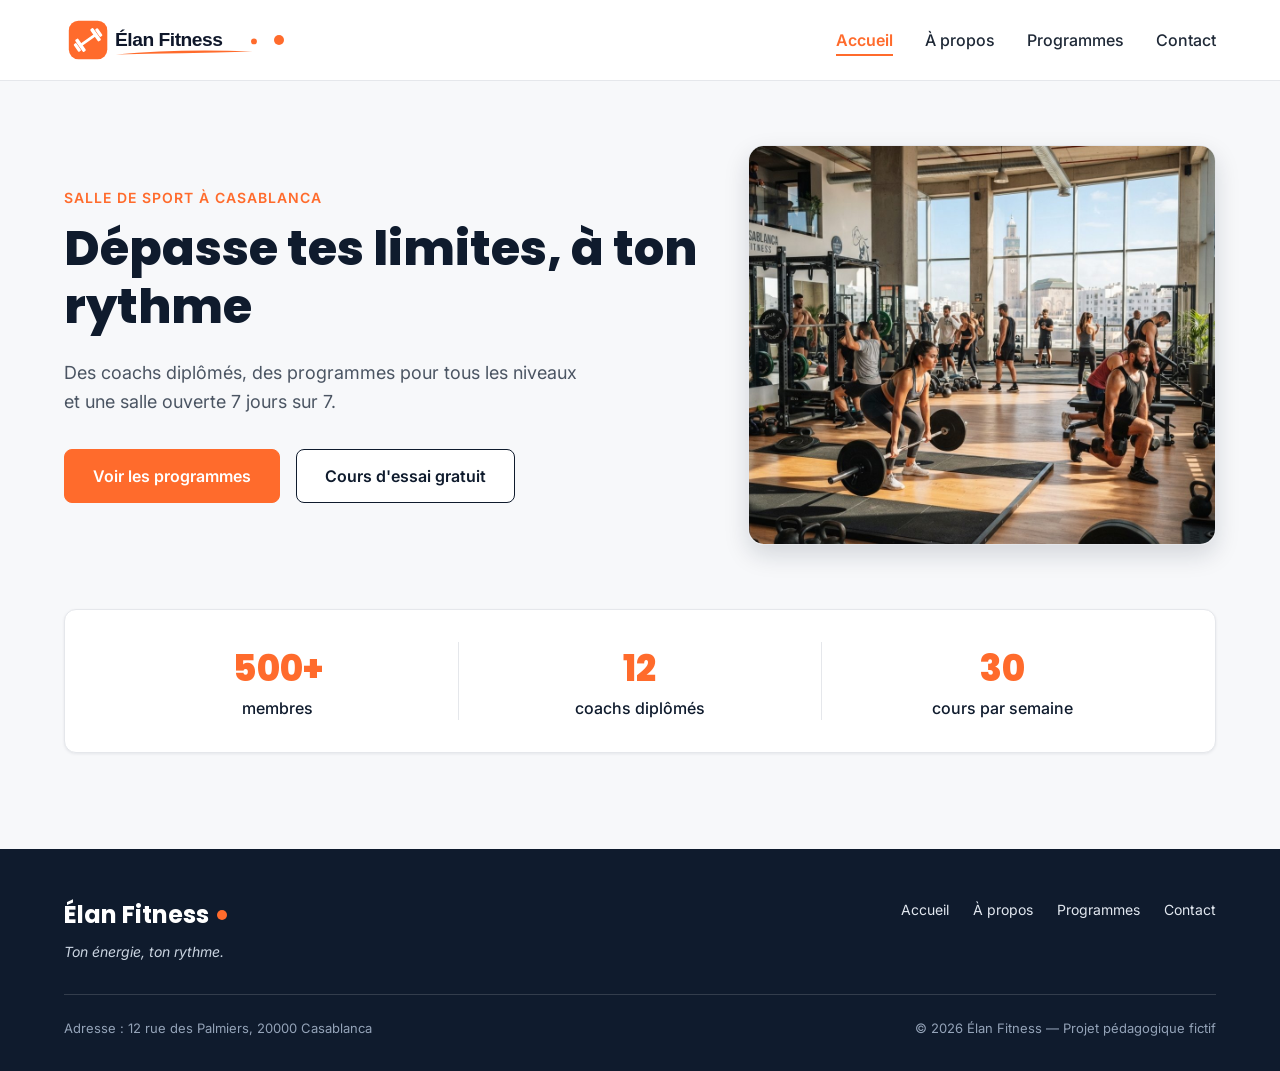
<file: index.html>
<!DOCTYPE html>
<html lang="fr">
<head>
  <meta charset="UTF-8">
  <meta name="viewport" content="width=device-width, initial-scale=1">
  <meta name="description" content="Élan Fitness, salle de sport à Casablanca : musculation, yoga, cardio et boxe fitness avec des coachs diplômés. Réservez votre cours d'essai gratuit.">
  <title>Élan Fitness | Salle de sport à Casablanca</title>

  <link rel="preconnect" href="https://fonts.googleapis.com">
  <link rel="preconnect" href="https://fonts.gstatic.com" crossorigin>
  <link href="https://fonts.googleapis.com/css2?family=Inter:wght@400;500;600&family=Poppins:wght@600;700;800&display=swap" rel="stylesheet">

  <link rel="stylesheet" href="style.css">
 <link rel="icon" type="image/png" href="img/favicon.png">

</head>

<body>

  <header class="en-tete">
    <div class="conteneur en-tete-contenu">
       <a href="#accueil" class="logo">
  <img src="img/elan-fitness-logo-v2.svg" alt="Élan Fitness">
</a>

      <nav aria-label="Navigation principale">
        <ul class="menu">
          <li><a href="/index.html" class="lien-actif">Accueil</a></li>
          <li><a href="/a-propos.html">À propos</a></li>
          <li><a href="/programmes.html">Programmes</a></li>
              <li><a href="/contact.html">Contact</a></li>
        </ul>
      </nav>
    </div>
  </header>

  <main>

    <section id="accueil" class="hero">
      <div class="conteneur">

        <div class="hero-contenu">
          <div class="hero-texte">
            <p class="sur-titre">Salle de sport à Casablanca</p>
            <h1>Dépasse tes limites, à ton rythme</h1>
            <p class="hero-description">
              Des coachs diplômés, des programmes pour tous les niveaux et une salle ouverte 7 jours sur 7.
            </p>
            <div class="boutons">
              <a href="#programmes" class="bouton bouton-principal">Voir les programmes</a>
              <a href="#contact" class="bouton bouton-secondaire">Cours d'essai gratuit</a>
            </div>
          </div>

          <img class="hero-image" src="img/hero.jpg" alt="Des personnes s'entraînent dans une salle de sport lumineuse à Casablanca">
        </div>

        <div class="chiffres">
          <div class="chiffre">
            <p class="chiffre-nombre">500+</p>
            <p>membres</p>
          </div>
          <div class="chiffre">
            <p class="chiffre-nombre">12</p>
            <p>coachs diplômés</p>
          </div>
          <div class="chiffre">
            <p class="chiffre-nombre">30</p>
            <p>cours par semaine</p>
          </div>
        </div>

      </div>
    </section>
        </div>
    </main>
     

  <footer class="pied-de-page">
    <div class="conteneur">

      <div class="pied-haut">
        <div>
          <p class="logo logo-clair">Élan Fitness</p>
          <p class="slogan">Ton énergie, ton rythme.</p>
        </div>

        <nav aria-label="Navigation du pied de page">
          <ul class="menu menu-pied">
            <li><a href="/index.html">Accueil</a></li>
            <li><a href="/a-propos.html">À propos</a></li>
            <li><a href="/programmes.html">Programmes</a></li>
            <li><a href="/contact.html">Contact</a></li>
          </ul>
        </nav>
      </div>

      <div class="pied-bas">
        <p>Adresse : 12 rue des Palmiers, 20000 Casablanca</p>
        <p>&copy; 2026 Élan Fitness — Projet pédagogique fictif</p>
      </div>

    </div>
  </footer>

</body>
</html>
</file>
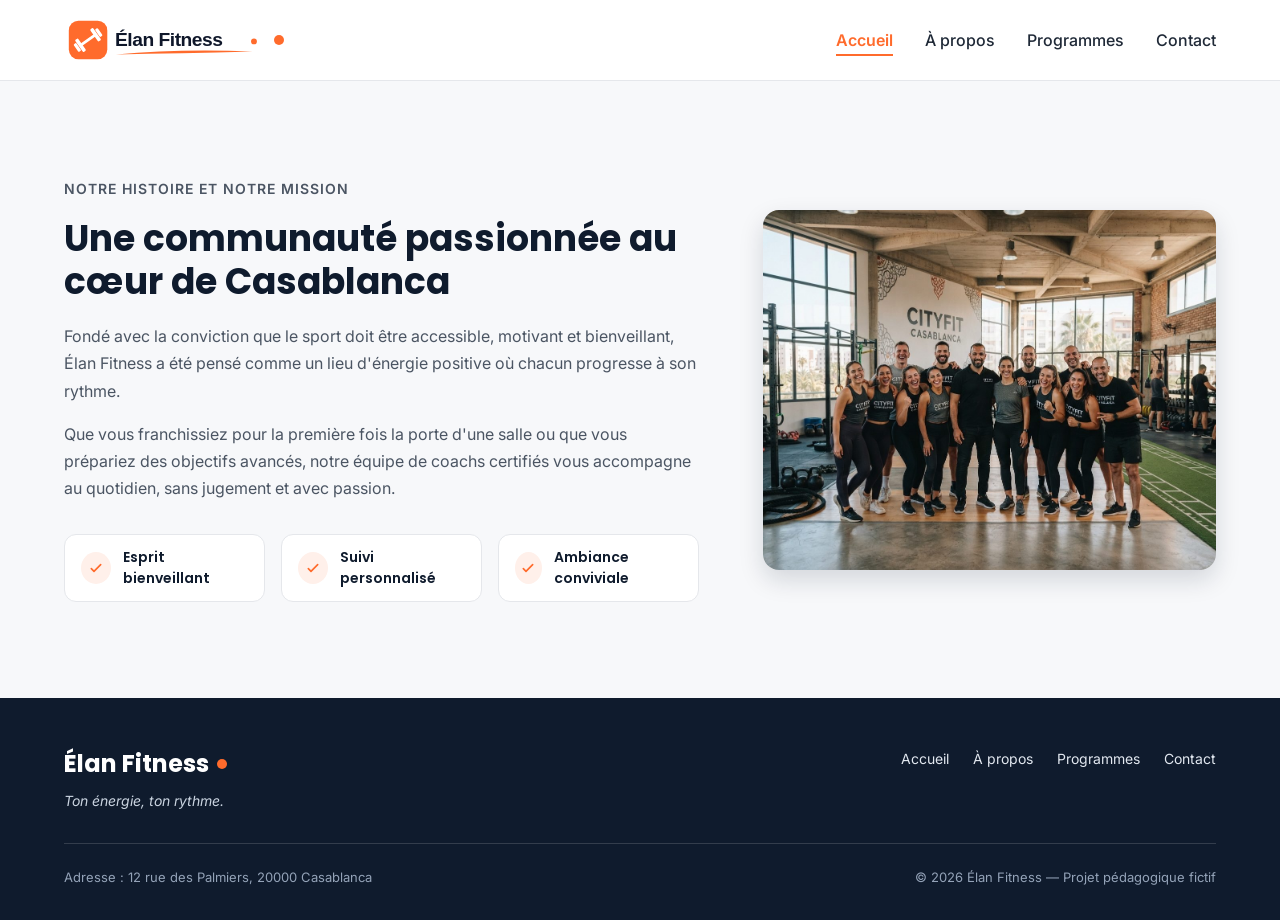
<file: a- propos.html>
<!DOCTYPE html>
<html lang="en">
<head>
  <meta charset="UTF-8">
  <meta name="viewport" content="width=device-width, initial-scale=1">
  <meta name="description" content="Élan Fitness, salle de sport à Casablanca : musculation, yoga, cardio et boxe fitness avec des coachs diplômés. Réservez votre cours d'essai gratuit.">
  <title>Élan Fitness | Salle de sport à Casablanca</title>

  <link rel="preconnect" href="https://fonts.googleapis.com">
  <link rel="preconnect" href="https://fonts.gstatic.com" crossorigin>
  <link href="https://fonts.googleapis.com/css2?family=Inter:wght@400;500;600&family=Poppins:wght@600;700;800&display=swap" rel="stylesheet">

  <link rel="stylesheet" href="style.css">
 <link rel="icon" type="image/png" href="img/favicon.png">
</head>
<body>
    <header class="en-tete">
    <div class="conteneur en-tete-contenu">
       <a href="#accueil" class="logo">
  <img src="img/elan-fitness-logo-v2.svg" alt="Élan Fitness">
</a>

      <nav aria-label="Navigation principale">
        <ul class="menu">
          <li><a href="/index.html" class="lien-actif">Accueil</a></li>
          <li><a href="/a- propos.html">À propos</a></li>
          <li><a href="/programmes.html">Programmes</a></li>
              <li><a href="/contact.html">Contact</a></li>
        </ul>
      </nav>
    </div>
  </header>
  <main>
     <section id="a-propos" class="section">
      <div class="conteneur apropos-contenu">

        <div class="apropos-texte">
          <p class="sur-titre">Notre histoire et notre mission</p>
          <h2>Une communauté passionnée au cœur de Casablanca</h2>
          <p>
            Fondé avec la conviction que le sport doit être accessible, motivant et bienveillant,
            Élan Fitness a été pensé comme un lieu d'énergie positive où chacun progresse à son rythme.
          </p>
          <p>
            Que vous franchissiez pour la première fois la porte d'une salle ou que vous prépariez des
            objectifs avancés, notre équipe de coachs certifiés vous accompagne au quotidien, sans
            jugement et avec passion.
          </p>

          <ul class="valeurs">
            <li class="valeur">
              <div class="icone icone-petite"><img src="img/icone-check.svg" alt=""></div>
              <span>Esprit bienveillant</span>
            </li>
            <li class="valeur">
              <div class="icone icone-petite"><img src="img/icone-check.svg" alt=""></div>
              <span>Suivi personnalisé</span>
            </li>
            <li class="valeur">
              <div class="icone icone-petite"><img src="img/icone-check.svg" alt=""></div>
              <span>Ambiance conviviale</span>
            </li>
          </ul>
        </div>

        <img class="apropos-image" src="img/equipe.jpg" alt="L'équipe de coachs d'Élan Fitness réunie dans la salle">

      </div>
    </section>

  </main>
   <footer class="pied-de-page">
    <div class="conteneur">

      <div class="pied-haut">
        <div>
          <p class="logo logo-clair">Élan Fitness</p>
          <p class="slogan">Ton énergie, ton rythme.</p>
        </div>

        <nav aria-label="Navigation du pied de page">
          <ul class="menu menu-pied">
            <li><a href="/index.html">Accueil</a></li>
            <li><a href="/a- propos.html">À propos</a></li>
            <li><a href="/programmes.html">Programmes</a></li>
                <li><a href="/contact.html">Contact</a></li>
          </ul>
        </nav>
      </div>

      <div class="pied-bas">
        
        <p>Adresse : 12 rue des Palmiers, 20000 Casablanca</p>
        <p>&copy; 2026 Élan Fitness — Projet pédagogique fictif</p>
      </div>

    </div>
  </footer>
</body>
</html>
</file>
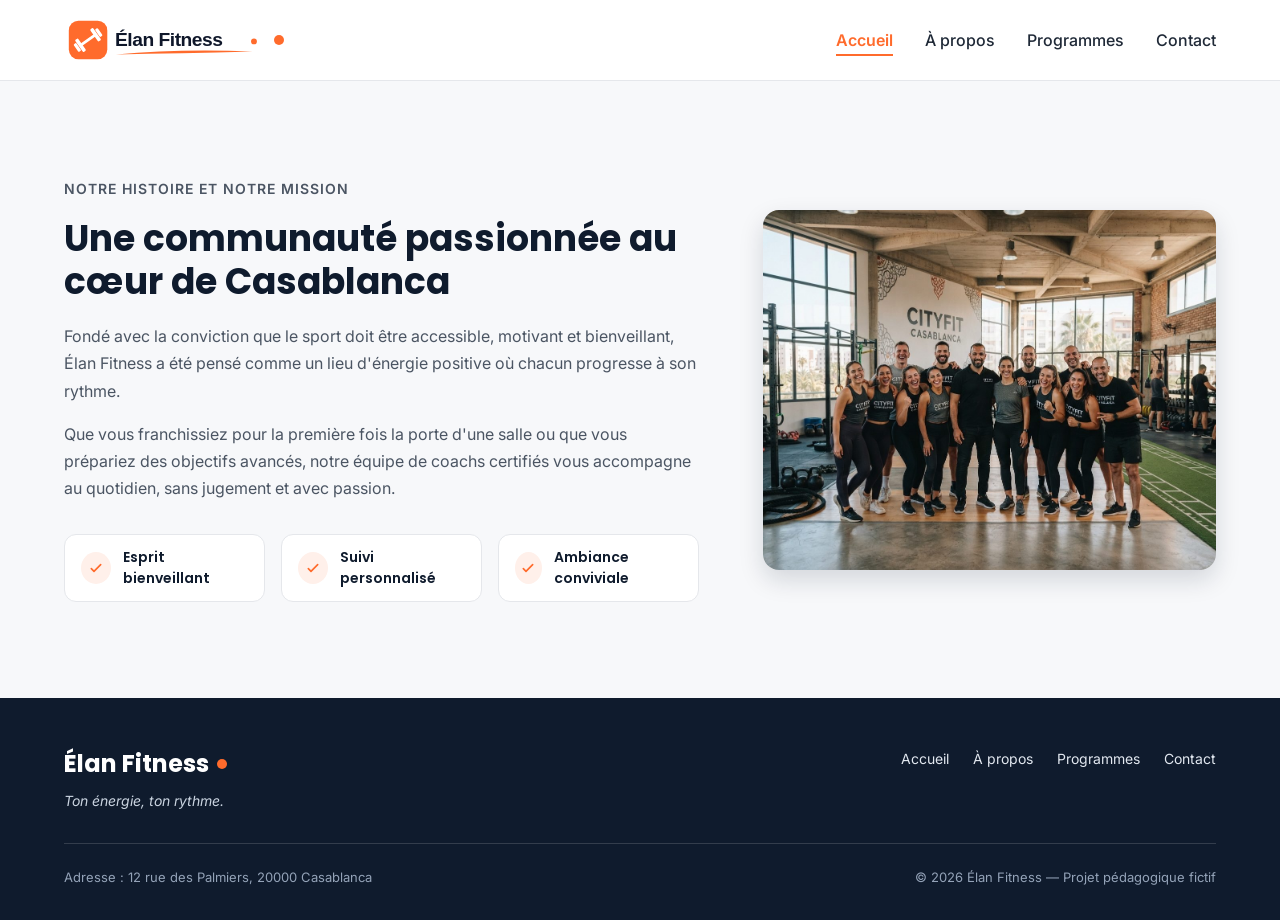
<file: a-propos.html>
<!DOCTYPE html>
<html lang="en">
<head>
  <meta charset="UTF-8">
  <meta name="viewport" content="width=device-width, initial-scale=1">
  <meta name="description" content="Élan Fitness, salle de sport à Casablanca : musculation, yoga, cardio et boxe fitness avec des coachs diplômés. Réservez votre cours d'essai gratuit.">
  <title>Élan Fitness | Salle de sport à Casablanca</title>

  <link rel="preconnect" href="https://fonts.googleapis.com">
  <link rel="preconnect" href="https://fonts.gstatic.com" crossorigin>
  <link href="https://fonts.googleapis.com/css2?family=Inter:wght@400;500;600&family=Poppins:wght@600;700;800&display=swap" rel="stylesheet">

  <link rel="stylesheet" href="style.css">
 <link rel="icon" type="image/png" href="img/favicon.png">
</head>
<body>
    <header class="en-tete">
    <div class="conteneur en-tete-contenu">
       <a href="#accueil" class="logo">
  <img src="img/elan-fitness-logo-v2.svg" alt="Élan Fitness">
</a>

      <nav aria-label="Navigation principale">
        <ul class="menu">
          <li><a href="/index.html" class="lien-actif">Accueil</a></li>
          <li><a href="/a-propos.html">À propos</a></li>
          <li><a href="/programmes.html">Programmes</a></li>
              <li><a href="/contact.html">Contact</a></li>
        </ul>
      </nav>
    </div>
  </header>
  <main>
     <section id="a-propos" class="section">
      <div class="conteneur apropos-contenu">

        <div class="apropos-texte">
          <p class="sur-titre">Notre histoire et notre mission</p>
          <h2>Une communauté passionnée au cœur de Casablanca</h2>
          <p>
            Fondé avec la conviction que le sport doit être accessible, motivant et bienveillant,
            Élan Fitness a été pensé comme un lieu d'énergie positive où chacun progresse à son rythme.
          </p>
          <p>
            Que vous franchissiez pour la première fois la porte d'une salle ou que vous prépariez des
            objectifs avancés, notre équipe de coachs certifiés vous accompagne au quotidien, sans
            jugement et avec passion.
          </p>

          <ul class="valeurs">
            <li class="valeur">
              <div class="icone icone-petite"><img src="img/icone-check.svg" alt=""></div>
              <span>Esprit bienveillant</span>
            </li>
            <li class="valeur">
              <div class="icone icone-petite"><img src="img/icone-check.svg" alt=""></div>
              <span>Suivi personnalisé</span>
            </li>
            <li class="valeur">
              <div class="icone icone-petite"><img src="img/icone-check.svg" alt=""></div>
              <span>Ambiance conviviale</span>
            </li>
          </ul>
        </div>

        <img class="apropos-image" src="img/equipe.jpg" alt="L'équipe de coachs d'Élan Fitness réunie dans la salle">

      </div>
    </section>

  </main>
   <footer class="pied-de-page">
    <div class="conteneur">

      <div class="pied-haut">
        <div>
          <p class="logo logo-clair">Élan Fitness</p>
          <p class="slogan">Ton énergie, ton rythme.</p>
        </div>

        <nav aria-label="Navigation du pied de page">
          <ul class="menu menu-pied">
            <li><a href="/index.html">Accueil</a></li>
            <li><a href="/a-propos.html">À propos</a></li>
            <li><a href="/programmes.html">Programmes</a></li>
                <li><a href="/contact.html">Contact</a></li>
          </ul>
        </nav>
      </div>

      <div class="pied-bas">
        
        <p>Adresse : 12 rue des Palmiers, 20000 Casablanca</p>
        <p>&copy; 2026 Élan Fitness — Projet pédagogique fictif</p>
      </div>

    </div>
  </footer>
</body>
</html>
</file>
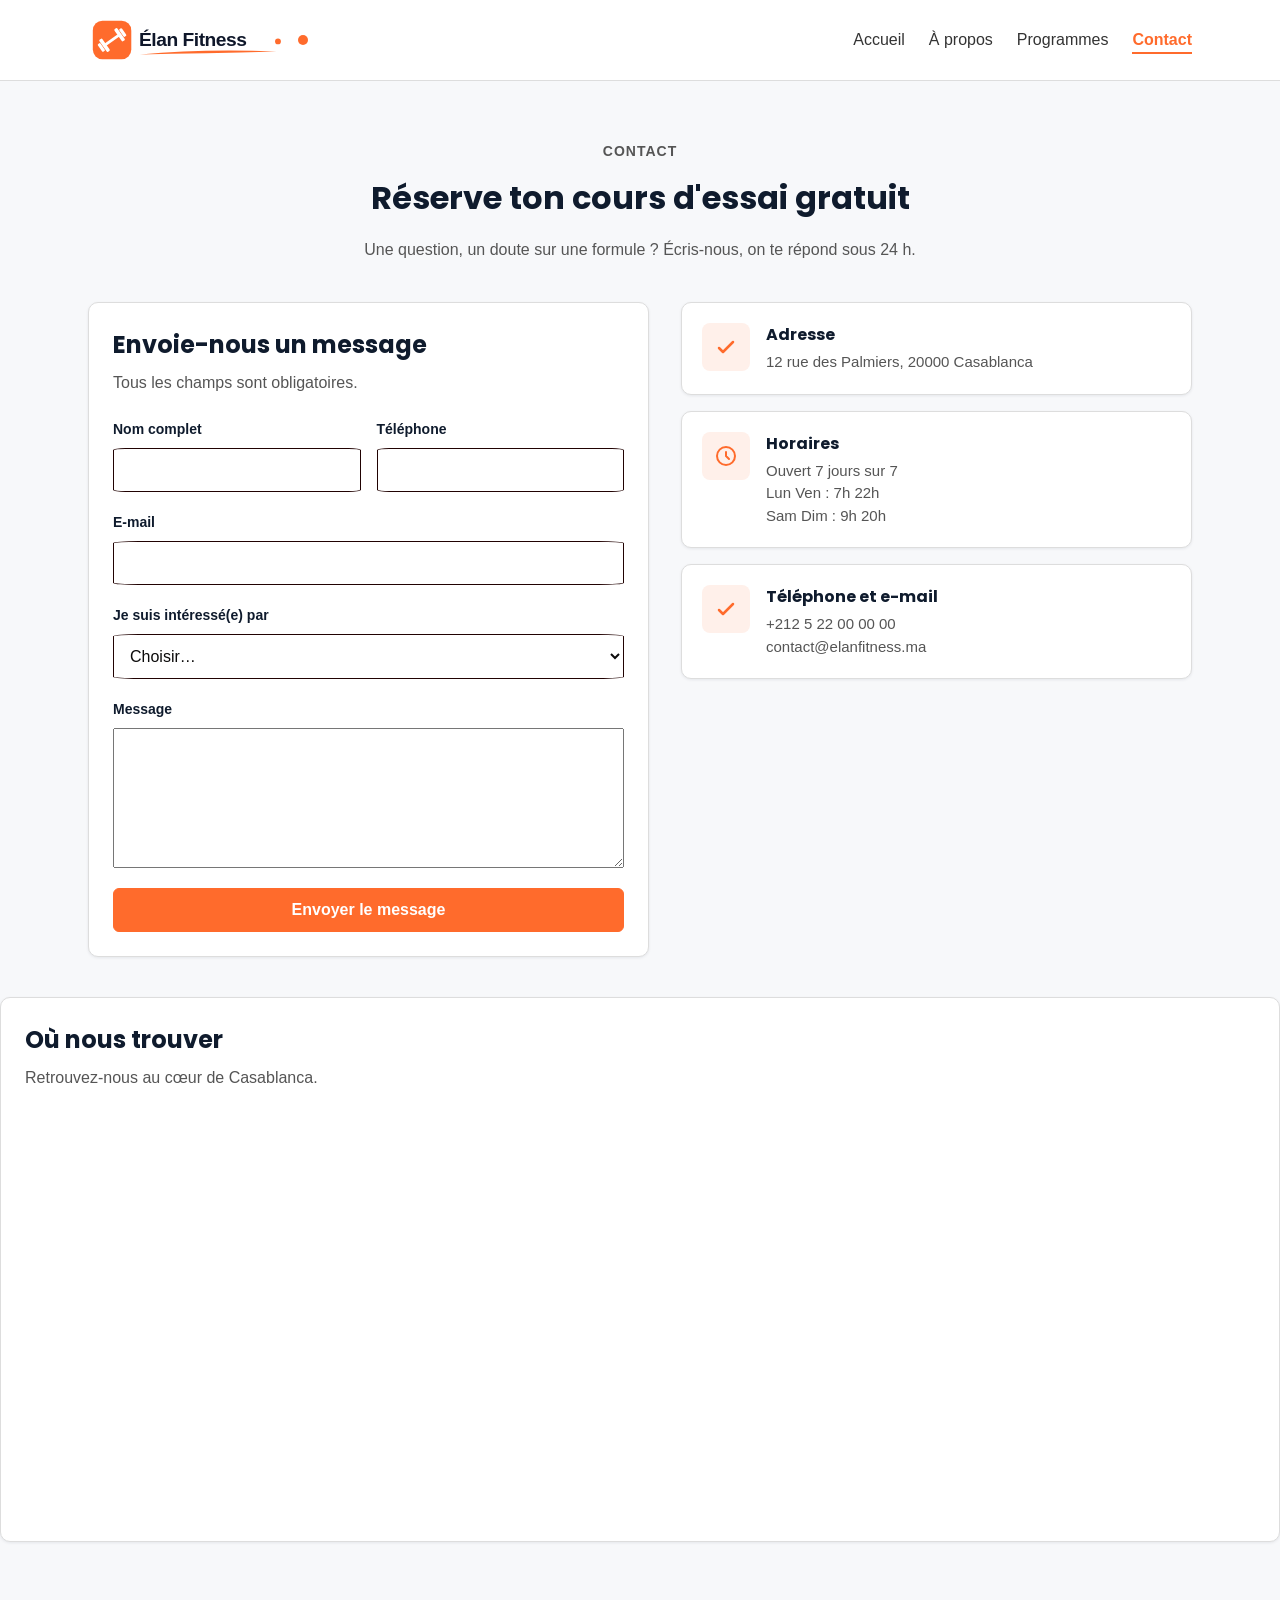
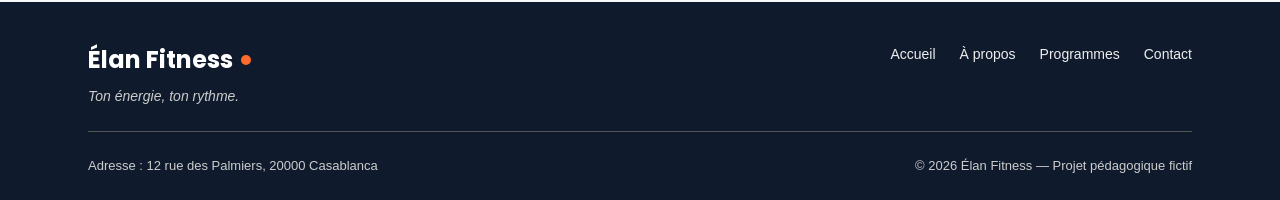
<file: contact.html>
<!DOCTYPE html>
<html lang="fr">
<head>
  <meta charset="UTF-8">
  <meta name="viewport" content="width=device-width, initial-scale=1">
  <meta name="description" content="Contactez Élan Fitness à Casablanca : réservez votre cours d'essai gratuit ou posez-nous vos questions sur les programmes et les formules.">
  <title>Contact | Élan Fitness</title>

  <link rel="preconnect" href="https://fonts.googleapis.com">
  <link rel="preconnect" href="https://fonts.gstatic.com" crossorigin>
  <link href="https://fonts.googleapis.com/css2?family=Inter:wght@400;500;600&family=Poppins:wght@600;700;800&display=swap" rel="stylesheet">

  <link rel="stylesheet" href="style.css">
  
  <link rel="stylesheet" href="cnstyle.css">
 <link rel="icon" type="image/png" href="img/favicon.png">
</head>
<body>

  <header class="en-tete">
    <div class="conteneur en-tete-contenu">
       <a href="#accueil" class="logo">
  <img src="img/elan-fitness-logo-v2.svg" alt="Élan Fitness">
</a>

      <nav >
        <ul class="menu">
          <li><a href="index.html">Accueil</a></li>
          <li><a href="/a-propos.html">À propos</a></li>
          <li><a href="programmes.html">Programmes</a></li>
          <li><a href="contact.html" class="lien-actif">Contact</a></li>

        </ul>
      </nav>
    </div>
  </header>

  <main>
    <section id="contact" class="section">
      <div class="conteneur">

        <div class="section-titre">
          <p class="sur-titre">Contact</p>
          <h2>Réserve ton cours d'essai gratuit</h2>
          <p>Une question, un doute sur une formule ? Écris-nous, on te répond sous 24 h.</p>
        </div>

      


        <div class="contact-contenu">

          <form class="carte contact-formulaire" action="contact.html" >
            <h2>Envoie-nous un message</h2>
            <p>Tous les champs sont obligatoires.</p>

            <div class="champs-ligne">
              <div class="champ">
                <label for="nom">Nom complet</label>
                <input type="text" id="nom" name="nom" autocomplete="name" required>
              </div>
              <div class="champ">
                <label for="telephone">Téléphone</label>
                <input type="tel" id="telephone" name="telephone" autocomplete="tel" required>

                
              </div>
            </div>

            <div class="champ">
              <label for="email">E-mail</label>
              <input type="email" id="email" name="email" autocomplete="email" required>
            </div>

            <div class="champ">
              <label for="sujet">Je suis intéressé(e) par</label>
              <select id="sujet" name="sujet" required>
                <option value="">Choisir…</option>
                <option>Cours d'essai gratuit</option>
                <option>Musculation</option>
                <option>Yoga</option>
                <option>Cardio training</option>
                <option>Boxe fitness</option>
                <option>Formule Essentiel / Premium / Duo</option>
              </select>
            </div>

            <div class="champ">
              <label for="message">Message</label>
              <textarea id="message" name="message" required></textarea>
            </div>

            <button type="submit" class="bouton bouton-principal">Envoyer le message</button>
          </form>

          <aside class="contact-infos" aria-label="Informations pratiques">
            <div class="carte info-carte">
              <div class="icone"><img src="img/icone-check.svg" alt=""></div>
              <div>
                <h3>Adresse</h3>
                <p>12 rue des Palmiers, 20000 Casablanca</p>
              </div>
            </div>
            <div class="carte info-carte">
              <div class="icone"><img src="img/icone-duree.svg" alt=""></div>
              <div>
                <h3>Horaires</h3>
                <p>Ouvert 7 jours sur 7</p>
                <p>Lun  Ven : 7h  22h</p>
                <p>Sam  Dim : 9h  20h</p>
              </div>
            </div>
            <div class="carte info-carte">
              <div class="icone"><img src="img/icone-check.svg" alt=""></div>
              <div>
                <h3>Téléphone et e-mail</h3>
                <p>+212 5 22 00 00 00</p>
                <p>contact@elanfitness.ma</p>
              </div>
            </div>
          </aside>

        </div>
      </div>

        <div class="carte carte-localisation">
  <h2>Où nous trouver</h2>
  <p>Retrouvez-nous au cœur de Casablanca.</p>
  <iframe
    src="https://www.google.com/maps/embed?pb=!1m18!1m12!1m3!1d3323.879424032462!2d-7.621965624493421!3d33.58247977333749!2m3!1f0!2f0!3f0!3m2!1i1024!2i768!4f13.1!3m3!1m2!1s0xda7d30045a38daf%3A0x4d2a56eed2b6b75b!2sSalle%20de%20sport%20Casablanca%20-%20ON%20AIR%20ZERKTOUNI!5e0!3m2!1sfr!2sma!4v1791390994429!5m2!1sfr!2sma"
    title="Carte de localisation de la salle à Casablanca"
    width="100%"
    height="400"
    style="border:0;"
    allowfullscreen=""
    loading="lazy"
    referrerpolicy="strict-origin-when-cross-origin">
  </iframe>
</div>
    </section>
  </main>

  <footer class="pied-de-page">
    <div class="conteneur">

      <div class="pied-haut">
        <div>
          <p class="logo logo-clair">Élan Fitness</p>
          <p class="slogan">Ton énergie, ton rythme.</p>
        </div>

        <nav aria-label="Navigation du pied de page">
          <ul class="menu menu-pied">
            <li><a href="index.html">Accueil</a></li>
            <li><a href="/a-propos.html">À propos</a></li>
            <li><a href="programmes.html">Programmes</a></li>
            <li><a href="contact.html">Contact</a></li>
          </ul>
        </nav>
      </div>

      <div class="pied-bas">
        <p>Adresse : 12 rue des Palmiers, 20000 Casablanca</p>
        <p>&copy; 2026 Élan Fitness — Projet pédagogique fictif</p>
      </div>

    </div>
  </footer>
</body>
</html>
</file>
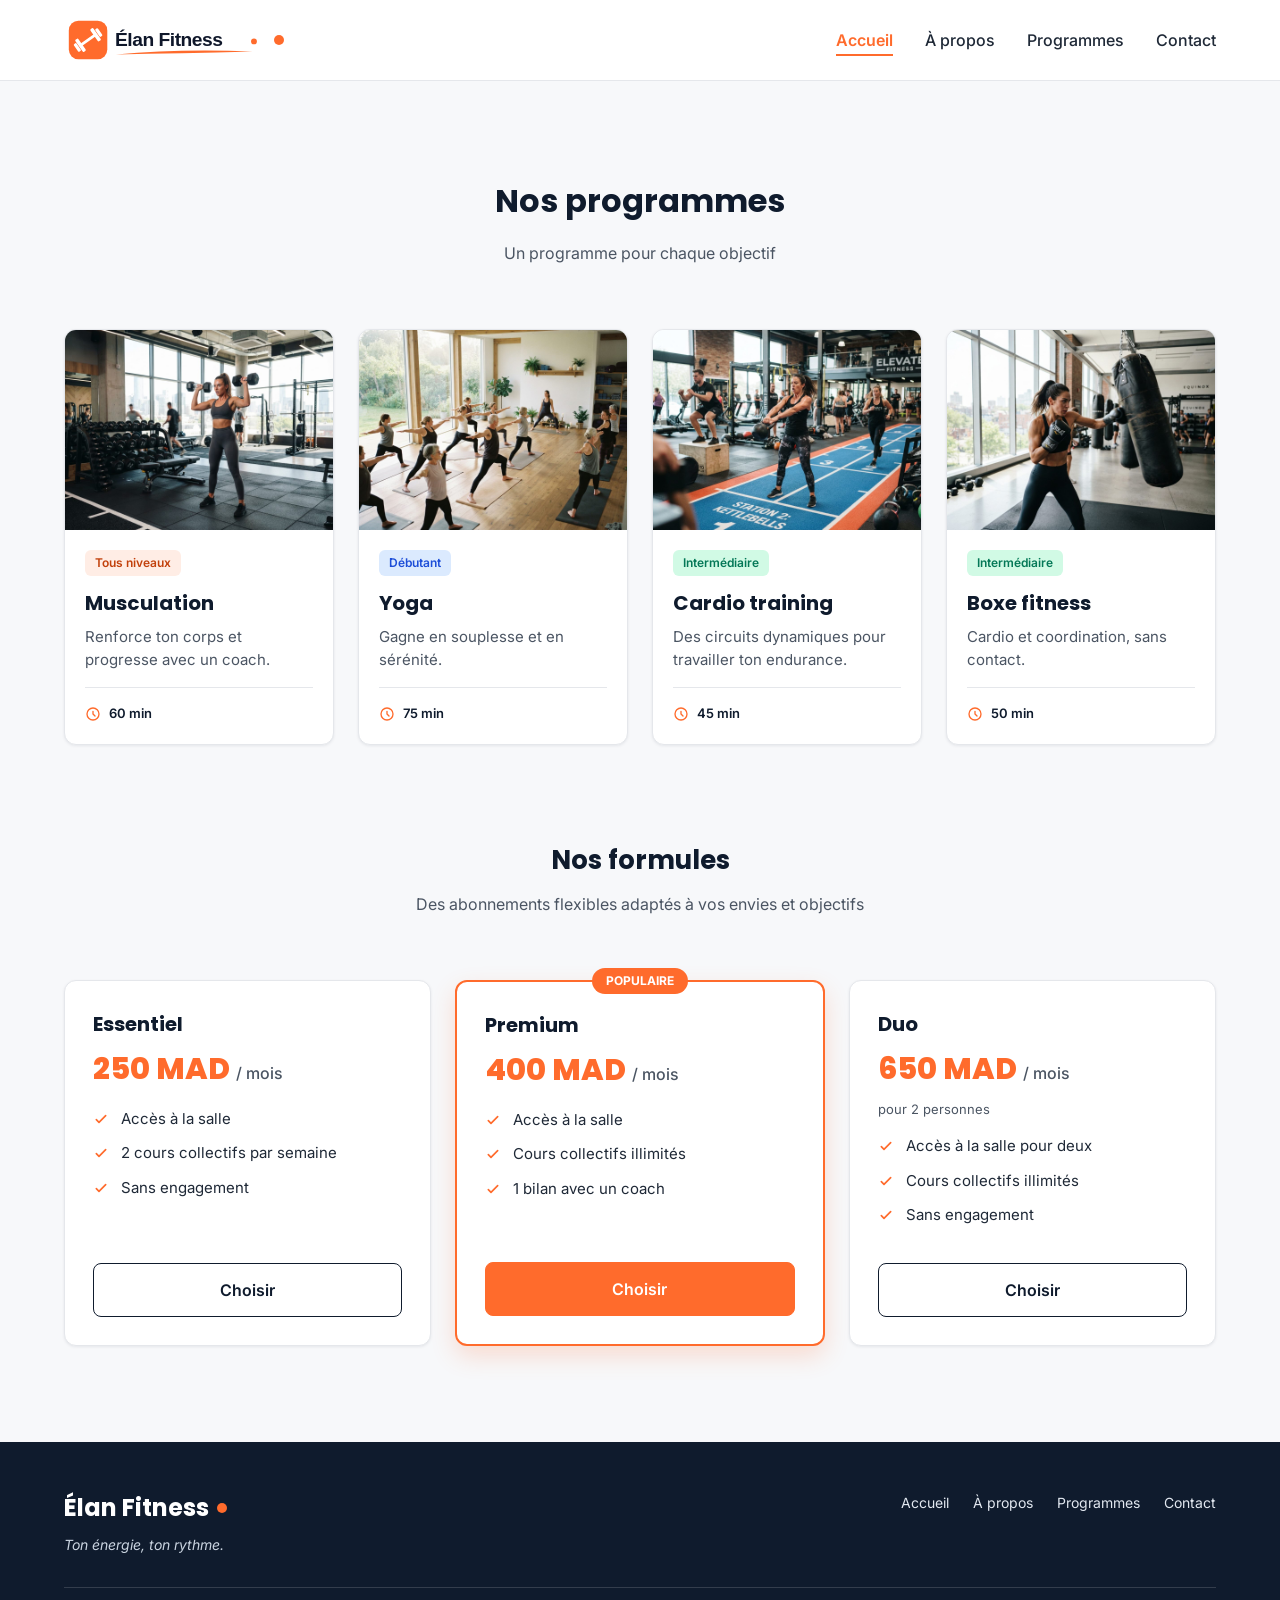
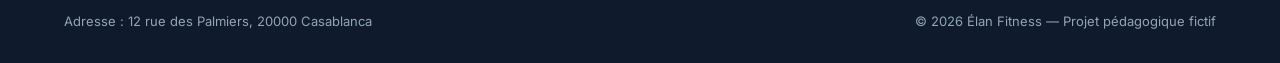
<file: programmes.html>
<!DOCTYPE html>
<html lang="en">
<head>
    <meta charset="UTF-8">
  <meta name="viewport" content="width=device-width, initial-scale=1">
  <meta name="description" content="Élan Fitness, salle de sport à Casablanca : musculation, yoga, cardio et boxe fitness avec des coachs diplômés. Réservez votre cours d'essai gratuit.">
  <title>Élan Fitness | Salle de sport à Casablanca</title>

  <link rel="preconnect" href="https://fonts.googleapis.com">
  <link rel="preconnect" href="https://fonts.gstatic.com" crossorigin>
  <link href="https://fonts.googleapis.com/css2?family=Inter:wght@400;500;600&family=Poppins:wght@600;700;800&display=swap" rel="stylesheet">

  <link rel="stylesheet" href="style.css">
  <link rel="icon" type="image/png" href="img/favicon.png">
</head>
<body>
    <header class="en-tete">
    <div class="conteneur en-tete-contenu">

       <a href="#accueil" class="logo">
  <img src="img/elan-fitness-logo-v2.svg" alt="Élan Fitness">
</a>

      <nav aria-label="Navigation principale">
        <ul class="menu">
          <li><a href="/index.html" class="lien-actif">Accueil</a></li>
          <li><a href="/a-propos.html">À propos</a></li>
          <li><a href="/programmes.html">Programmes</a></li>
              <li><a href="/contact.html">Contact</a></li>
        </ul>
      </nav>
    </div>
  </header>
    <main>
        <section id="programmes" class="section">
      <div class="conteneur">

        <div class="section-titre">
          <h2>Nos programmes</h2>
          <p>Un programme pour chaque objectif</p>
        </div>

        <div class="cartes">

          <article class="carte carte-programme">
            <img src="img/musculation.jpg" alt="Une sportive soulève des haltères dans l'espace musculation">
            <div class="programme-corps">
              <span class="etiquette etiquette-orange">Tous niveaux</span>
              <h3>Musculation</h3>
              <p>Renforce ton corps et progresse avec un coach.</p>
              <p class="duree"><img src="img/icone-duree.svg" alt="">60 min</p>
            </div>
          </article>

          <article class="carte carte-programme">
            <img src="img/yoga.jpg" alt="Un groupe pratique le yoga sur des tapis dans une salle lumineuse">
            <div class="programme-corps">
              <span class="etiquette etiquette-bleue">Débutant</span>
              <h3>Yoga</h3>
              <p>Gagne en souplesse et en sérénité.</p>
              <p class="duree"><img src="img/icone-duree.svg" alt="">75 min</p>
            </div>
          </article>

          <article class="carte carte-programme">
            <img src="img/cardio.jpg" alt="Des sportifs suivent un circuit de cardio training avec des kettlebells">
            <div class="programme-corps">
              <span class="etiquette etiquette-verte">Intermédiaire</span>
              <h3>Cardio training</h3>
              <p>Des circuits dynamiques pour travailler ton endurance.</p>
              <p class="duree"><img src="img/icone-duree.svg" alt="">45 min</p>
            </div>
          </article>

          <article class="carte carte-programme">
            <img src="img/boxe.jpg" alt="Une sportive frappe un sac de frappe pendant un cours de boxe fitness">
            <div class="programme-corps">
              <span class="etiquette etiquette-verte">Intermédiaire</span>
              <h3>Boxe fitness</h3>
              <p>Cardio et coordination, sans contact.</p>
              <p class="duree"><img src="img/icone-duree.svg" alt="">50 min</p>
            </div>
          </article>

        </div>

        <div class="formules">

          <div class="section-titre">
            <h3>Nos formules</h3>
            <p>Des abonnements flexibles adaptés à vos envies et objectifs</p>
          </div>

          <div class="cartes">

            <article class="carte formule">
              <h4>Essentiel</h4>
              <p class="prix">250 MAD <span>/ mois</span></p>
              <ul class="formule-liste">
                <li>Accès à la salle</li>
                <li>2 cours collectifs par semaine</li>
                <li>Sans engagement</li>
              </ul>
              <a href="#contact" class="bouton bouton-secondaire">Choisir</a>
            </article>

            <article class="carte formule formule-populaire">
              <p class="badge-populaire">Populaire</p>
              <h4>Premium</h4>
              <p class="prix">400 MAD <span>/ mois</span></p>
              <ul class="formule-liste">
                <li>Accès à la salle</li>
                <li>Cours collectifs illimités</li>
                <li>1 bilan avec un coach</li>
              </ul>
              <a href="#contact" class="bouton bouton-principal">Choisir</a>
            </article>

            <article class="carte formule">
              <h4>Duo</h4>
              <p class="prix">650 MAD <span>/ mois</span></p>
              <p class="prix-note">pour 2 personnes</p>
              <ul class="formule-liste">
                <li>Accès à la salle pour deux</li>
                <li>Cours collectifs illimités</li>
                <li>Sans engagement</li>
              </ul>
              <a href="#contact" class="bouton bouton-secondaire">Choisir</a>
            </article>

          </div>
        </div>

      </div>
    </section>
    </main>
      <footer class="pied-de-page">
    <div class="conteneur">

      <div class="pied-haut">
        <div>
          <p class="logo logo-clair">Élan Fitness</p>
          <p class="slogan">Ton énergie, ton rythme.</p>
        </div>

        <nav aria-label="Navigation du pied de page">
          <ul class="menu menu-pied">
            <li><a href="/index.html">Accueil</a></li>
            <li><a href="/a-propos.html">À propos</a></li>
            <li><a href="/programmes.html">Programmes</a></li>
                <li><a href="/contact.html">Contact</a></li>
          </ul>
        </nav>
      </div>

      <div class="pied-bas">
        <p>Adresse : 12 rue des Palmiers, 20000 Casablanca</p>
        <p>&copy; 2026 Élan Fitness — Projet pédagogique fictif</p>
      </div>

    </div>
  </footer>
</body>
</html>
</file>
<file: style.css>
* {
  box-sizing: border-box;
  margin: 0;
  padding: 0;
}

html {
  scroll-behavior: smooth;
}

body {
  font-family: 'Inter', Arial, sans-serif;
  font-size: 16px;
  line-height: 1.5;
  color: #1F2937;
  background-color: #F7F8FA;
}

h1, h2, h3, h4 {
  font-family: 'Poppins', Arial, sans-serif;
  color: #0F1B2D;
}

a {
  color: inherit;
  text-decoration: none;
}

ul {
  list-style: none;
}

img {
  display: block;
  max-width: 100%;
}

a:focus-visible,
button:focus-visible {
  outline: 3px solid #FF6B2C;
  outline-offset: 2px;
}

.conteneur {
  width: 100%;
  max-width: 1200px;
  margin: 0 auto;
  padding: 0 24px;
}

.section {
  padding: 96px 0;
}

.section-blanche {
  background-color: #FFFFFF;
  border-top: 1px solid #E5E7EB;
  border-bottom: 1px solid #E5E7EB;
}

.section-titre {
  max-width: 640px;
  margin: 0 auto 64px;
  text-align: center;
}

.section-titre h2 {
  font-size: 32px;
  margin-bottom: 16px;
}

.section-titre h3 {
  font-size: 26px;
  margin-bottom: 12px;
}

.section-titre p {
  color: #4B5563;
}

.sur-titre {
  font-size: 14px;
  font-weight: 600;
  color: #FF6B2C;
  text-transform: uppercase;
  letter-spacing: 1px;
  margin-bottom: 12px;
}

.bouton {
  display: inline-block;
  padding: 14px 28px;
  border-radius: 8px;
  font-size: 16px;
  font-weight: 600;
  text-align: center;
  cursor: pointer;
}

.bouton-principal {
  background-color: #FF6B2C;
  border: 1px solid #FF6B2C;
  color: #FFFFFF;
}

.bouton-principal:hover {
  background-color: #F05817;
}

.bouton-secondaire {
  background-color: #FFFFFF;
  border: 1px solid #0F1B2D;
  color: #0F1B2D;
}

.bouton-secondaire:hover {
  background-color: #F3F4F6;
}

.cartes {
  display: flex;
  gap: 24px;
}

.carte {
  flex: 1;
  background-color: #FFFFFF;
  border: 1px solid #E5E7EB;
  border-radius: 12px;
  box-shadow: 0 1px 3px rgba(15, 27, 45, 0.08);
}

.icone {
  width: 48px;
  height: 48px;
  background-color: #FFF0EA;
  border-radius: 8px;
  display: flex;
  align-items: center;
  justify-content: center;
}

.icone img {
  width: 24px;
  height: 24px;
}

.icone-petite {
  width: 32px;
  height: 32px;
  border-radius: 50%;
}

.icone-petite img {
  width: 16px;
  height: 16px;
}

.en-tete {
  position: sticky;
  top: 0;
  z-index: 10;
  background-color: #FFFFFF;
  border-bottom: 1px solid #E5E7EB;
}

.en-tete-contenu {
  height: 80px;
  display: flex;
  align-items: center;
  justify-content: space-between;
}

.logo {
  display: flex;
  align-items: center;
  font-family: 'Poppins', Arial, sans-serif;
  font-size: 24px;
  font-weight: 700;
  color: #0F1B2D;
}

.logo::after {
  content: "";
  width: 10px;
  height: 10px;
  margin-left: 8px;
  background-color: #FF6B2C;
  border-radius: 50%;
}

.menu {
  display: flex;
  gap: 32px;
}

.menu a {
  font-weight: 500;
  padding-bottom: 4px;
  border-bottom: 2px solid transparent;
}

.menu a:hover {
  color: #FF6B2C;
}

.menu .lien-actif {
  color: #FF6B2C;
  font-weight: 600;
  border-bottom-color: #FF6B2C;
}

.hero {
  padding: 64px 0 96px;
}

.hero-contenu {
  display: flex;
  align-items: center;
  gap: 32px;
}

.hero-texte {
  flex: 7;
}

.hero-texte h1 {
  font-size: 48px;
  font-weight: 800;
  line-height: 1.2;
  margin-bottom: 24px;
}

.hero-description {
  max-width: 520px;
  font-size: 18px;
  line-height: 1.6;
  color: #4B5563;
  margin-bottom: 32px;
}

.boutons {
  display: flex;
  flex-wrap: wrap;
  gap: 16px;
}

.hero-image {
  flex: 5;
  min-width: 0;
  height: 400px;
  object-fit: cover;
  border-radius: 16px;
  border: 1px solid #E5E7EB;
  box-shadow: 0 10px 25px rgba(15, 27, 45, 0.15);
}

.chiffres {
  display: flex;
  margin-top: 64px;
  padding: 32px;
  background-color: #FFFFFF;
  border: 1px solid #E5E7EB;
  border-radius: 12px;
  box-shadow: 0 1px 3px rgba(15, 27, 45, 0.08);
}

.chiffre {
  flex: 1;
  text-align: center;
  font-weight: 500;
  color: #0F1B2D;
}

.chiffre + .chiffre {
  border-left: 1px solid #E5E7EB;
}

.chiffre-nombre {
  font-family: 'Poppins', Arial, sans-serif;
  font-size: 36px;
  font-weight: 800;
  color: #FF6B2C;
}

.carte-avantage {
  padding: 24px;
  background-color: #F7F8FA;
  box-shadow: none;
}

.carte-avantage .icone {
  margin-bottom: 20px;
}

.carte-avantage h3 {
  font-size: 20px;
  margin-bottom: 8px;
}

.carte-avantage p {
  color: #4B5563;
  line-height: 1.6;
}

.apropos-contenu {
  display: flex;
  align-items: center;
  gap: 64px;
}

.apropos-texte {
  flex: 7;
}

.apropos-texte h2 {
  font-size: 36px;
  line-height: 1.2;
  margin-bottom: 20px;
}

.apropos-texte p {
  color: #4B5563;
  line-height: 1.7;
  margin-bottom: 16px;
}

.valeurs {
  display: flex;
  gap: 16px;
  margin-top: 32px;
}

.valeur {
  flex: 1;
  display: flex;
  align-items: center;
  gap: 12px;
  padding: 12px 16px;
  background-color: #FFFFFF;
  border: 1px solid #E5E7EB;
  border-radius: 12px;
  font-family: 'Poppins', Arial, sans-serif;
  font-size: 14px;
  font-weight: 600;
  color: #0F1B2D;
}

.apropos-image {
  flex: 5;
  min-width: 0;
  height: 360px;
  object-fit: cover;
  border-radius: 16px;
  box-shadow: 0 10px 25px rgba(15, 27, 45, 0.15);
}

.carte-programme {
  display: flex;
  flex-direction: column;
  overflow: hidden;
}

.carte-programme > img {
  width: 100%;
  height: 200px;
  object-fit: cover;
}

.programme-corps {
  flex: 1;
  display: flex;
  flex-direction: column;
  padding: 20px;
}

.programme-corps h3 {
  font-size: 20px;
  margin-bottom: 8px;
}

.programme-corps p {
  font-size: 15px;
  color: #4B5563;
}

.etiquette {
  align-self: flex-start;
  padding: 4px 10px;
  margin-bottom: 12px;
  border-radius: 6px;
  font-size: 12px;
  font-weight: 600;
}

.etiquette-orange {
  background-color: #FFEDE5;
  color: #C2410C;
}

.etiquette-bleue {
  background-color: #DBEAFE;
  color: #1D4ED8;
}

.etiquette-verte {
  background-color: #D1FAE5;
  color: #047857;
}

.programme-corps .duree {
  display: flex;
  align-items: center;
  gap: 8px;
  margin-top: auto;
  padding-top: 16px;
  border-top: 1px solid #E5E7EB;
  font-size: 13px;
  font-weight: 600;
  color: #0F1B2D;
}

.programme-corps h3 + p {
  margin-bottom: 16px;
}

.duree img {
  width: 16px;
  height: 16px;
}

.formules {
  margin-top: 96px;
}

.formule {
  position: relative;
  display: flex;
  flex-direction: column;
  padding: 28px;
}

.formule h4 {
  font-size: 20px;
}

.prix {
  margin: 8px 0 16px;
  font-family: 'Poppins', Arial, sans-serif;
  font-size: 30px;
  font-weight: 800;
  color: #FF6B2C;
}

.prix span {
  font-family: 'Inter', Arial, sans-serif;
  font-size: 16px;
  font-weight: 500;
  color: #4B5563;
}

.prix-note {
  margin: -8px 0 16px;
  font-size: 13px;
  color: #4B5563;
}

.formule-liste {
  flex: 1;
  margin-bottom: 24px;
}

.formule-liste li {
  padding-left: 28px;
  margin-bottom: 12px;
  font-size: 15px;
  background-image: url('img/icone-check.svg');
  background-repeat: no-repeat;
  background-position: left center;
  background-size: 16px;
}

.formule .bouton {
  display: block;
}

.formule-populaire {
  border: 2px solid #FF6B2C;
  box-shadow: 0 10px 25px rgba(255, 107, 44, 0.2);
}

.badge-populaire {
  position: absolute;
  top: -14px;
  left: 50%;
  transform: translateX(-50%);
  padding: 4px 14px;
  background-color: #FF6B2C;
  border-radius: 999px;
  font-size: 12px;
  font-weight: 700;
  text-transform: uppercase;
  color: #FFFFFF;
}

.pied-de-page {
  padding: 48px 0 32px;
  background-color: #0F1B2D;
  color: #FFFFFF;
}

.pied-haut {
  display: flex;
  justify-content: space-between;
  align-items: flex-start;
  padding-bottom: 32px;
  border-bottom: 1px solid rgba(255, 255, 255, 0.15);
}

.logo-clair {
  color: #FFFFFF;
}

.slogan {
  margin-top: 8px;
  font-size: 14px;
  font-style: italic;
  color: #CBD5E1;
}

.menu-pied {
  gap: 24px;
}

.menu-pied a {
  font-size: 14px;
  font-weight: 400;
  color: #E2E8F0;
}

.pied-bas {
  display: flex;
  justify-content: space-between;
  margin-top: 24px;
  font-size: 13px;
  color: #94A3B8;
}

.logo img {
  height: 48px;
  width: auto;
  display: block;
}




/* ===== RESPONSIVE : écrans de 768px et moins (téléphones) ===== */
@media (max-width: 768px) {

  /* 1) Les blocs placés côte à côte passent les uns sous les autres */
  .hero-contenu,
  .apropos-contenu,
  .contact-contenu,
  .cartes,
  .chiffres,
  .valeurs,
  .champs-ligne,
  .pied-haut,
  .pied-bas {
    flex-direction: column;
  }

  /* 2) Le menu passe a la ligne s'il manque de place */
  .menu {
    flex-wrap: wrap;
    gap: 12px 20px;
  }

  /* 3) L'en-tête s'agrandit au lieu d'avoir une hauteur fixe */
  .en-tete-contenu {
    height: auto;
    flex-direction: column;
    padding: 12px 24px;
  }

  /* 4) Titres et espacements plus petits */
  .hero-texte h1 {
    font-size: 32px;
  }

  .section {
    padding: 48px 0;
  }

  /* 5) Le séparateur entre les chiffres devient horizontal */
  .chiffre + .chiffre {
    border-left: none;
    border-top: 1px solid #E5E7EB;
    padding-top: 16px;
  }
}
</file>
<file: cnstyle.css>
body {
    font-family: Arial;
    font-size: 16px;
    line-height: 1.5;
    color: #333;
    background-color: #f7f8fa;
}

h1, h2, h3, h4 {
    color: #0f1b2d;
}

a {
    text-decoration: none;
    color: inherit;
}

ul {
    list-style: none;
}

img {
    max-width: 100%;
}

/* Conteneur */
.conteneur {
    width: 90%;
    max-width: 1200px;
    margin: 0 auto;
}

.section {
    padding: 60px 0;
}

.section-blanche {
    background-color: white;
    border-top: 1px solid #ddd;
    border-bottom: 1px solid #ddd;
}

.section-titre {
    max-width: 640px;
    margin: 0 auto 40px;
    text-align: center;
}

.section-titre h2 {
    font-size: 32px;
    margin-bottom: 16px;
}

.section-titre h3 {
    font-size: 26px;
    margin-bottom: 12px;
}

.section-titre p {
    color: #555;
}

.sur-titre {
    font-size: 14px;
    color: #ff6b2c;
    margin-bottom: 12px;
}

/* Boutons */
.bouton {
    display: inline-block;
    padding: 12px 24px;
    border-radius: 6px;
    text-align: center;
    cursor: pointer;
}

.bouton-principal {
    background-color: #ff6b2c;
    border: 1px solid #ff6b2c;
    color: white;
}

.bouton-principal:hover {
    background-color: #f05817;
    color: #ccc;
    transition:background-color 0.3s ,color 0,3s,transform 0,2s;
}

.bouton-secondaire {
    background-color: white;
    border: 1px solid #0f1b2d;
    color: #0f1b2d;
}

.bouton-secondaire:hover {
    background-color: #eee;
}

/* Cartes */
.cartes {
    display: flex;
    gap: 24px;
}

.carte {
    flex: 1;
    background-color: white;
    border: 1px solid #ddd;
    border-radius: 10px;
}

.icone {
    width: 48px;
    height: 48px;
    background-color: #fff0ea;
    border-radius: 8px;
    display: flex;
    align-items: center;
    justify-content: center;
}

.icone img {
    width: 24px;
    height: 24px;
}

.icone-petite {
    width: 32px;
    height: 32px;
    border-radius: 50%;
}

.icone-petite img {
    width: 16px;
    height: 16px;
}

/* En-tête et navigation */
.en-tete {
    background-color: white;
    border-bottom: 1px solid #ddd;
}

.en-tete-contenu {
    min-height: 80px;
    display: flex;
    align-items: center;
    justify-content: space-between;
}

.logo {
    display: flex;
    align-items: center;
    font-size: 24px;
    font-weight: bold;
    color: #0f1b2d;
}

.logo img {
    height: 48px;
    width: auto;
}

.menu {
    display: flex;
    gap: 24px;
}

.menu a {
    padding-bottom: 4px;
}

.menu a:hover {
    color: #ff6b2c;
}

.menu .lien-actif {
    color: #ff6b2c;
    font-weight: bold;
    border-bottom: 2px solid #ff6b2c;
}

/* Accueil */
.hero {
    padding: 60px 0;
}

.hero-contenu {
    display: flex;
    align-items: center;
    gap: 32px;
}

.hero-texte {
    flex: 1;
}

.hero-texte h1 {
    font-size: 42px;
    margin-bottom: 24px;
}

.hero-description {
    max-width: 520px;
    font-size: 18px;
    color: #555;
    margin-bottom: 24px;
}

.boutons {
    display: flex;
    flex-wrap: wrap;
    gap: 16px;
}

.hero-image {
    flex: 1;
    width: 50%;
    height: 400px;
    object-fit: cover;
    border-radius: 12px;
}

.chiffres {
    display: flex;
    margin-top: 48px;
    padding: 24px;
    background-color: white;
    border: 1px solid #ddd;
    border-radius: 10px;
}

.chiffre {
    flex: 1;
    text-align: center;
    color: #0f1b2d;
}

.chiffre + .chiffre {
    border-left: 1px solid #ddd;
}

.chiffre-nombre {
    font-size: 32px;
    font-weight: bold;
    color: #ff6b2c;
}

/* Avantages */
.carte-avantage {
    padding: 24px;
    background-color: #f7f8fa;
}

.carte-avantage .icone {
    margin-bottom: 20px;
}

.carte-avantage h3 {
    font-size: 20px;
    margin-bottom: 8px;
}

.carte-avantage p {
    color: #555;
}

/* À propos */
.apropos-contenu {
    display: flex;
    align-items: center;
    gap: 40px;
}

.apropos-texte {
    flex: 1;
}

.apropos-texte h2 {
    font-size: 32px;
    margin-bottom: 20px;
}

.apropos-texte p {
    color: #555;
    margin-bottom: 16px;
}

.valeurs {
    display: flex;
    gap: 16px;
    margin-top: 24px;
}

.valeur {
    flex: 1;
    display: flex;
    align-items: center;
    gap: 12px;
    padding: 12px;
    background-color: white;
    border: 1px solid #ddd;
    border-radius: 8px;
    font-size: 14px;
    font-weight: bold;
}

.apropos-image {
    flex: 1;
    width: 50%;
    height: 360px;
    object-fit: cover;
    border-radius: 12px;
}

/* Programmes */
.carte-programme {
    display: flex;
    flex-direction: column;
    overflow: hidden;
}

.carte-programme > img {
    width: 100%;
    height: 200px;
    object-fit: cover;
}

.programme-corps {
    flex: 1;
    display: flex;
    flex-direction: column;
    padding: 20px;
}

.programme-corps h3 {
    font-size: 20px;
    margin-bottom: 8px;
}

.programme-corps p {
    font-size: 15px;
    color: #555;
    margin-bottom: 16px;
}

.etiquette {
    align-self: flex-start;
    padding: 4px 10px;
    margin-bottom: 12px;
    border-radius: 6px;
    font-size: 12px;
    font-weight: bold;
}

.etiquette-orange {
    background-color: #ffede5;
    color: #c2410c;
}

.etiquette-bleue {
    background-color: #dbeafe;
    color: #1d4ed8;
}

.etiquette-verte {
    background-color: #d1fae5;
    color: #047857;
}

.programme-corps .duree {
    display: flex;
    align-items: center;
    gap: 8px;
    margin-top: auto;
    padding-top: 16px;
    border-top: 1px solid #ddd;
    font-size: 13px;
    font-weight: bold;
}

.duree img {
    width: 16px;
    height: 16px;
}

/* Formules et prix */
.formules {
    margin-top: 60px;
}

.formule {
    display: flex;
    flex-direction: column;
    padding: 24px;
}

.formule h4 {
    font-size: 20px;
}

.prix {
    margin: 8px 0 16px;
    font-size: 30px;
    font-weight: bold;
    color: #ff6b2c;
}

.prix span {
    font-size: 16px;
    font-weight: normal;
    color: #555;
}

.prix-note {
    margin-bottom: 16px;
    font-size: 13px;
    color: #555;
}

.formule-liste {
    flex: 1;
    margin-bottom: 24px;
}

.formule-liste li {
    margin-bottom: 12px;
    font-size: 15px;
}

.formule .bouton {
    display: block;
}

.formule-populaire {
    border: 2px solid #ff6b2c;
}

.badge-populaire {
    padding: 4px 14px;
    background-color: #ff6b2c;
    border-radius: 6px;
    font-size: 12px;
    font-weight: bold;
    color: white;
    text-align: center;
}

/* Pied de page */
.pied-de-page {
    padding: 40px 0 24px;
    background-color: #0f1b2d;
    color: white;
}

.pied-haut {
    display: flex;
    justify-content: space-between;
    align-items: flex-start;
    padding-bottom: 24px;
    border-bottom: 1px solid #555;
}

.logo-clair {
    color: white;
}

.slogan {
    margin-top: 8px;
    font-size: 14px;
    font-style: italic;
    color: #ccc;
}

.menu-pied {
    gap: 24px;
}

.menu-pied a {
    font-size: 14px;
    color: #eee;
}

.pied-bas {
    display: flex;
    justify-content: space-between;
    margin-top: 24px;
    font-size: 13px;
    color: #ccc;
}

/* Page contact */
.contact-contenu {
    display: flex;
    align-items: flex-start;
    gap: 32px;
}

.contact-formulaire {
    flex: 1;
    padding: 24px;
}

.contact-formulaire h2 {
    font-size: 24px;
    margin-bottom: 8px;
}

.contact-formulaire > p {
    color: #555;
    margin-bottom: 24px;
}

.champ {
    display: flex;
    flex-direction: column;
    gap: 8px;
    margin-bottom: 20px;
}

.champs-ligne {
    display: flex;
    gap: 16px;
}

.champs-ligne .champ {
    flex: 1;
}

.champ label {
    font-size: 14px;
    font-weight: bold;
    color: #0f1b2d;
}

.champ input,
.champ select,
.champ textarea :hover {
    width: 100%;
    padding: 12px;
    font-family: Arial, sans-serif;
    font-size: 16px;
    color: #0c0b0b;
    background-color: white;
    border: 1px solid #210202;
    border-radius: 5%;
}

.champ textarea {
    min-height: 140px;
}

.contact-formulaire .bouton {
    width: 100%;
}

.contact-infos {
    flex: 1;
    display: flex;
    flex-direction: column;
    gap: 16px;
}

.info-carte {
    display: flex;
    align-items: flex-start;
    gap: 16px;
    padding: 20px;
}

.info-carte h3 {
    font-size: 16px;
    margin-bottom: 4px;
}

.info-carte p {
    font-size: 15px;
    color: #555;
}

/* Carte de localisation */
.carte-localisation {
    margin-top: 40px;
    padding: 24px;
}

.carte-localisation h2 {
    font-size: 24px;
    margin-bottom: 8px;
}

.carte-localisation p {
    color: #555;
    margin-bottom: 20px;
}

.carte-localisation iframe {
    width: 100%;
}

/* Adaptation aux téléphones */
@media (max-width: 800px) {
    .hero-contenu,
    .apropos-contenu,
    .cartes,
    .contact-contenu,
    .champs-ligne,
    .valeurs,
    .pied-haut,
    .pied-bas {
        flex-direction: column;
    }

    .hero-image,
    .apropos-image,
    .contact-formulaire,
    .contact-infos {
        width: 100%;
    }

    .menu {
        flex-wrap: wrap;
        gap: 12px;
    }

    .hero-texte h1 {
        font-size: 32px;
    }

    .chiffres {
        flex-direction: column;
        gap: 20px;
    }

    .chiffre + .chiffre {
        border-left: none;
        border-top: 1px solid #ddd;
        padding-top: 16px;
    }
}

/* ===== RESPONSIVE : écrans de 768px et moins (téléphones) ===== */
@media (max-width: 768px) {

  /* 1) Les blocs placés côte à côte passent les uns sous les autres */
  .hero-contenu,
  .apropos-contenu,
  .contact-contenu,
  .cartes,
  .chiffres,
  .valeurs,
  .champs-ligne,
  .pied-haut,
  .pied-bas {
    flex-direction: column;
  }

  /* 2) Le menu passe à la ligne s'il manque de place */
  .menu {
    flex-wrap: wrap;
    gap: 12px 20px;
  }

  /* 3) L'en-tête s'agrandit au lieu d'avoir une hauteur fixe */
  .en-tete-contenu {
    height: auto;
    flex-direction: column;
    padding: 12px 24px;
  }

  /* 4) Titres et espacements plus petits */
  .hero-texte h1 {
    font-size: 32px;
  }

  .section {
    padding: 48px 0;
  }

  /* 5) Le séparateur entre les chiffres devient horizontal */
  .chiffre + .chiffre {
    border-left: none;
    border-top: 1px solid #E5E7EB;
    padding-top: 16px;
  }
}
</file>
